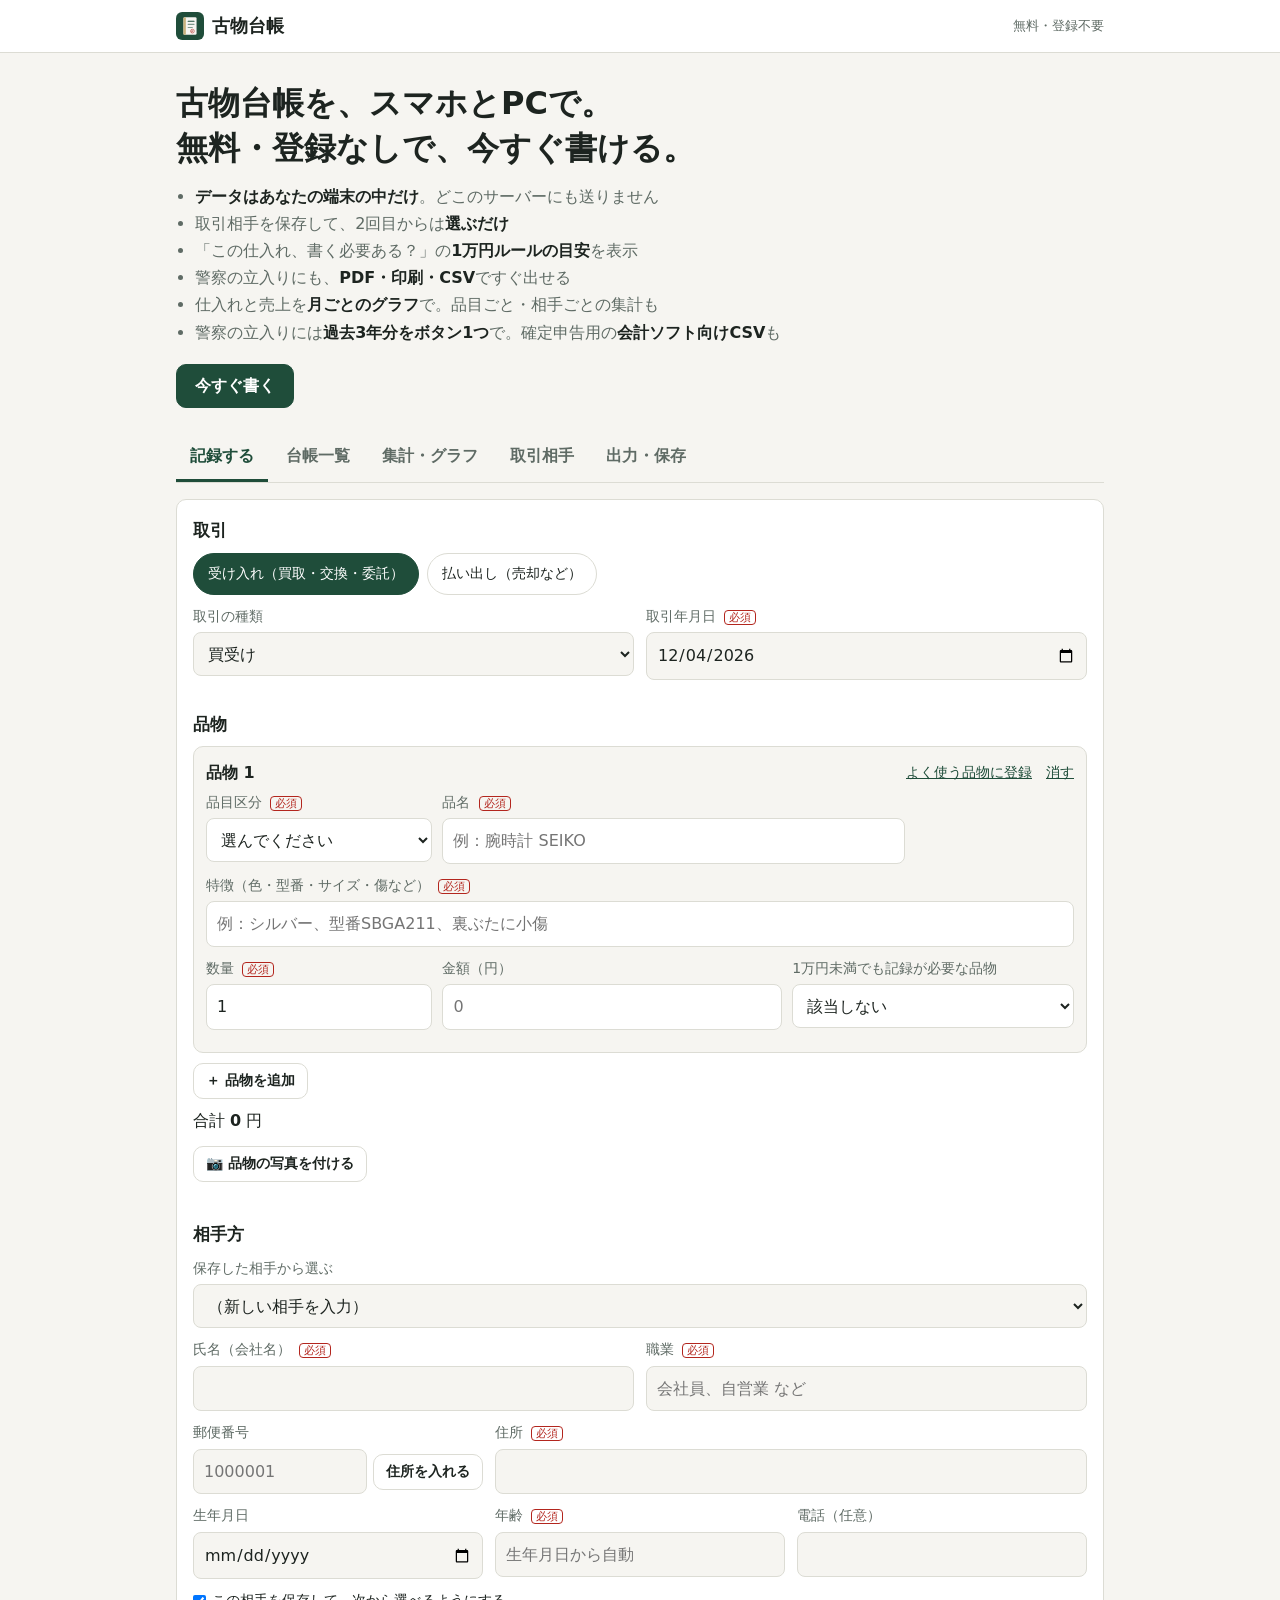
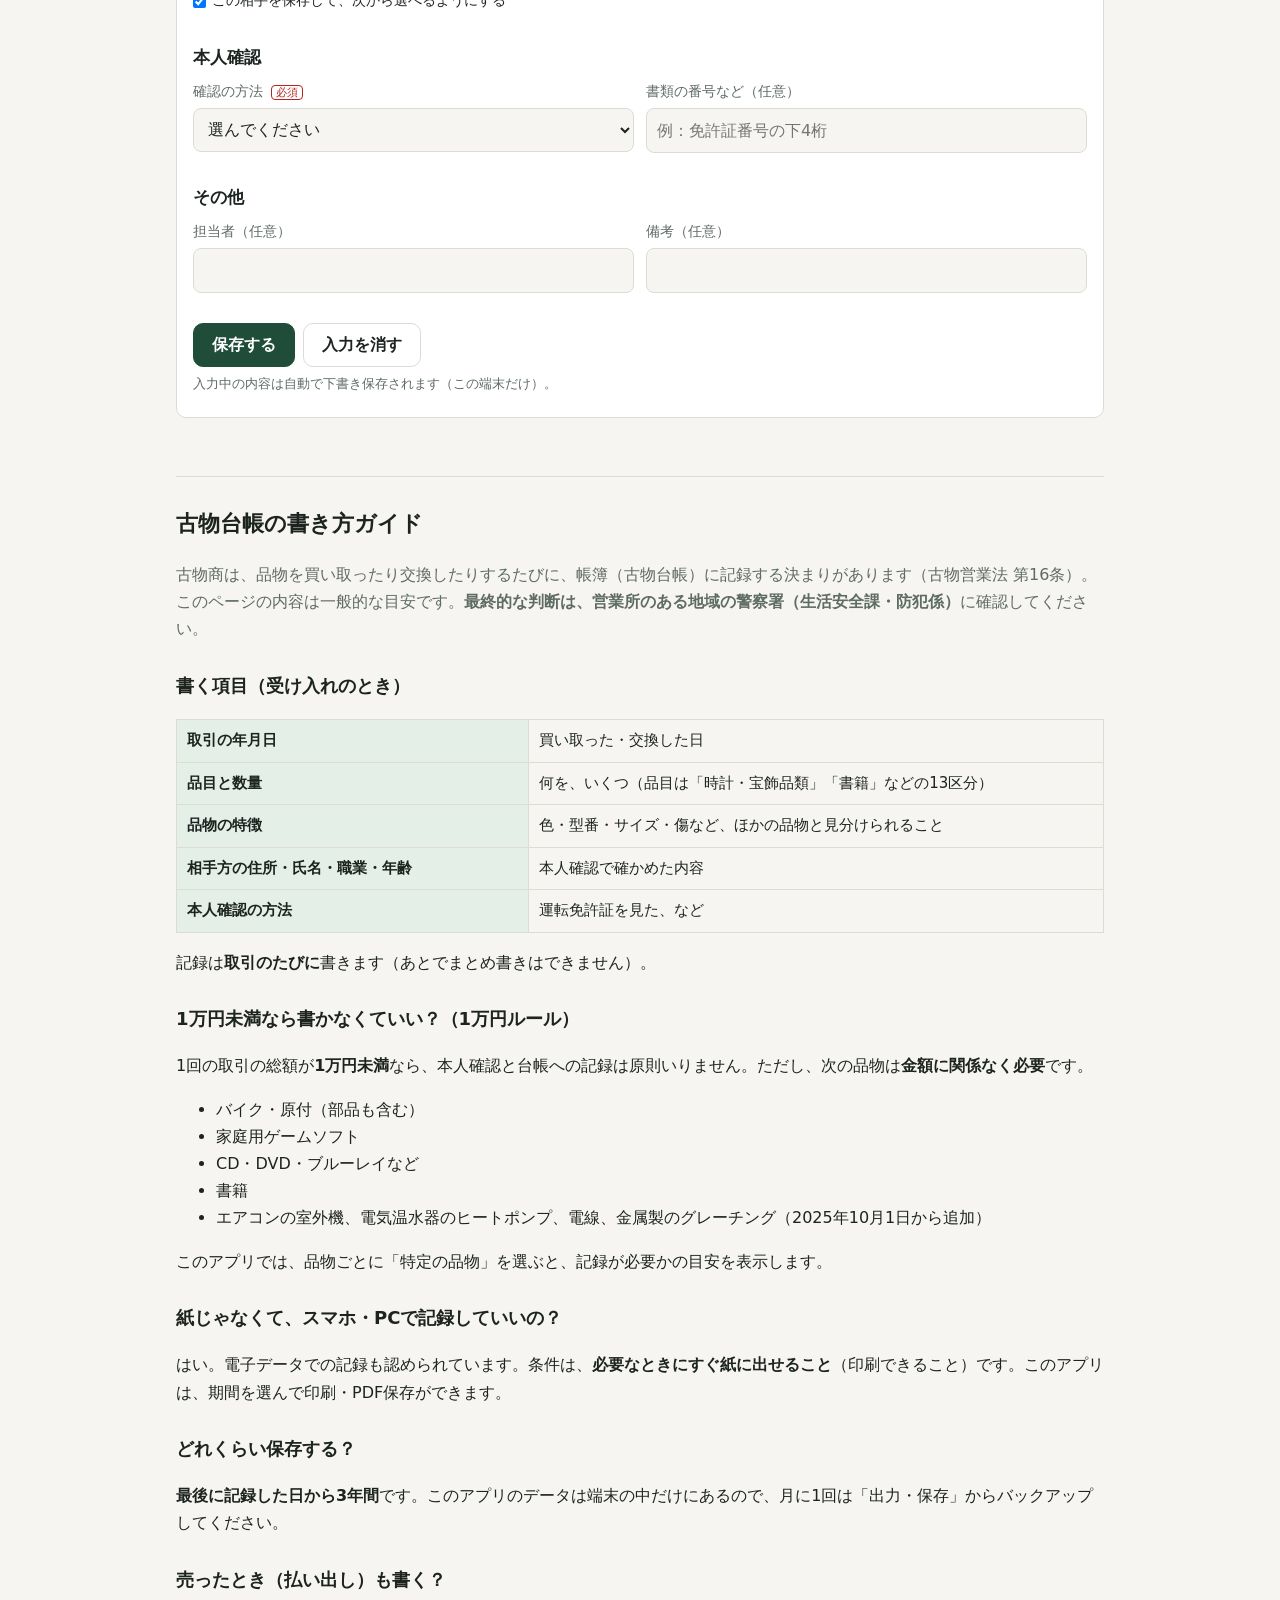
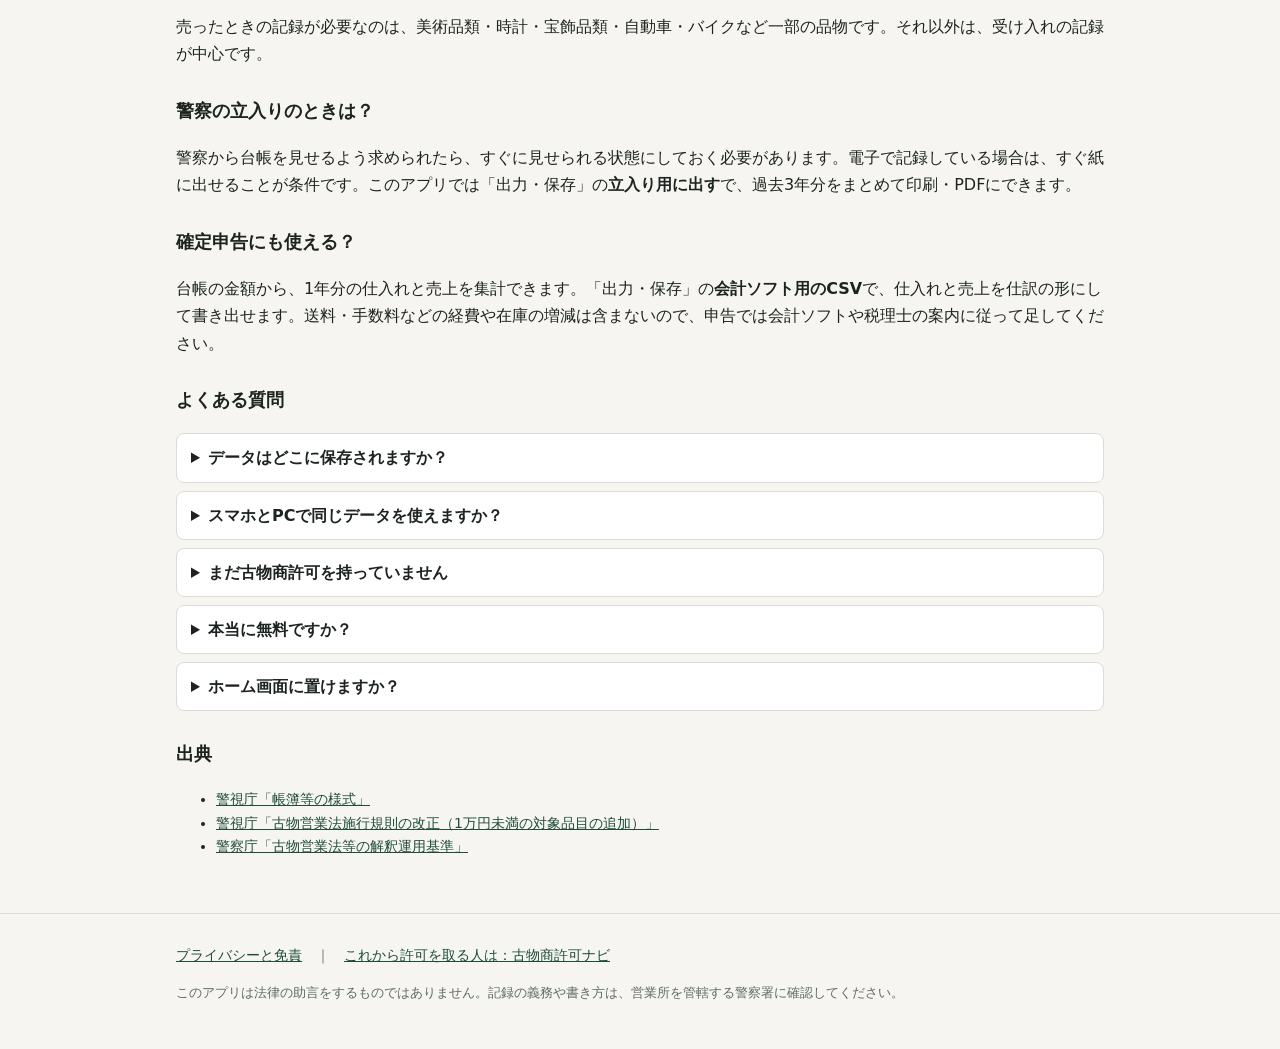
<file: index.html>
<!doctype html>
<html lang="ja">
<head>
<meta charset="utf-8">
<meta name="viewport" content="width=device-width,initial-scale=1,viewport-fit=cover">
<meta http-equiv="Content-Security-Policy" content="default-src 'self'; script-src 'self'; style-src 'self'; img-src 'self' blob: data:; connect-src 'self' https://zipcloud.ibsnet.co.jp; object-src 'none'; base-uri 'self'; form-action 'none'">
<title>古物台帳アプリ（無料・登録不要）｜スマホとPCで書ける電子の古物台帳</title>
<meta name="description" content="古物商の台帳（帳簿）を、スマホ・PCで無料で書けるWebアプリ。登録不要で、データはあなたの端末の中だけに保存。取引相手の呼び出し、1万円ルールの目安、PDF・CSV出力に対応。">
<meta name="theme-color" content="#1f4d3a">
<link rel="canonical" href="https://iku081414-coder.github.io/kobutsu-daicho/">
<meta name="google-site-verification" content="wagcX2W-kKSrQeZxypoL707kyUdr0vEea7gr2Qpj81Q">
<meta property="og:url" content="https://iku081414-coder.github.io/kobutsu-daicho/">
<meta property="og:image" content="https://iku081414-coder.github.io/kobutsu-daicho/icons/icon-512.png">
<meta property="og:type" content="website">
<meta property="og:title" content="古物台帳アプリ（無料・登録不要）">
<meta property="og:description" content="古物商の台帳を、スマホ・PCで無料で。データは端末の中だけ。PDF・CSV出力、1万円ルールの目安つき。">
<meta name="twitter:card" content="summary">
<link rel="manifest" href="manifest.webmanifest">
<link rel="icon" href="icons/icon.svg" type="image/svg+xml">
<link rel="apple-touch-icon" href="icons/icon-180.png">
<link rel="stylesheet" href="style.css">
</head>
<body>
<header class="site-head">
  <div class="wrap head-row">
    <a class="logo" href="./"><img src="icons/icon.svg" alt="" width="28" height="28">古物台帳</a>
    <span class="head-note">無料・登録不要</span>
  </div>
</header>

<main>
<section class="hero">
  <div class="wrap">
    <h1>古物台帳を、スマホとPCで。<br>無料・登録なしで、今すぐ書ける。</h1>
    <ul class="points">
      <li><b>データはあなたの端末の中だけ</b>。どこのサーバーにも送りません</li>
      <li>取引相手を保存して、2回目からは<b>選ぶだけ</b></li>
      <li>「この仕入れ、書く必要ある？」の<b>1万円ルールの目安</b>を表示</li>
      <li>警察の立入りにも、<b>PDF・印刷・CSV</b>ですぐ出せる</li>
      <li>仕入れと売上を<b>月ごとのグラフ</b>で。品目ごと・相手ごとの集計も</li>
      <li>警察の立入りには<b>過去3年分をボタン1つ</b>で。確定申告用の<b>会計ソフト向けCSV</b>も</li>
    </ul>
    <a class="btn primary" href="#app">今すぐ書く</a>
  </div>
</section>

<section id="app" class="wrap app" aria-label="古物台帳">
  <div id="banner" class="banner" hidden></div>

  <nav class="tabs" role="tablist">
    <button role="tab" data-tab="form" aria-selected="true">記録する</button>
    <button role="tab" data-tab="list">台帳一覧</button>
    <button role="tab" data-tab="stats">集計・グラフ</button>
    <button role="tab" data-tab="partners">取引相手</button>
    <button role="tab" data-tab="export">出力・保存</button>
  </nav>

  <!-- 記録する -->
  <div class="panel" data-panel="form">
    <form id="recForm" autocomplete="off" novalidate>
      <div id="editNote" class="edit-note" hidden>編集中の記録です。<button type="button" class="link" id="cancelEdit">新しく書くに戻る</button></div>

      <fieldset>
        <legend>取引</legend>
        <div class="seg" role="radiogroup" aria-label="区分">
          <label><input type="radio" name="kind" value="受入" checked><span>受け入れ（買取・交換・委託）</span></label>
          <label><input type="radio" name="kind" value="払出"><span>払い出し（売却など）</span></label>
        </div>
        <div class="grid2">
          <label>取引の種類
            <select name="txType"></select>
          </label>
          <label>取引年月日 <em class="req">必須</em>
            <input type="date" name="date" required>
          </label>
        </div>
      </fieldset>

      <fieldset>
        <legend>品物</legend>
        <div id="tplRow" class="tpl-row" hidden>
          <select id="tplPick" aria-label="よく使う品物から追加"></select>
          <button type="button" class="link" id="tplManage">登録を消す</button>
        </div>
        <div id="items"></div>
        <button type="button" class="btn ghost small" id="addItem">＋ 品物を追加</button>
        <div class="total-row">
          <span>合計 <b id="totalYen">0</b> 円</span>
          <span id="judge" class="judge" hidden></span>
        </div>
        <p id="judgeNote" class="hint" hidden></p>
        <div class="photos">
          <label class="btn ghost small file-btn">📷 品物の写真を付ける
            <input type="file" id="photoInput" accept="image/*" multiple hidden>
          </label>
          <div id="photoList" class="photo-list"></div>
        </div>
      </fieldset>

      <fieldset>
        <legend>相手方</legend>
        <label>保存した相手から選ぶ
          <select id="partnerPick"><option value="">（新しい相手を入力）</option></select>
        </label>
        <div class="grid2">
          <label>氏名（会社名） <em class="req" data-req>必須</em>
            <input name="pName" autocomplete="off">
          </label>
          <label>職業 <em class="req" data-req>必須</em>
            <input name="pJob" list="jobList" placeholder="会社員、自営業 など">
            <datalist id="jobList"><option>会社員</option><option>自営業</option><option>公務員</option><option>パート・アルバイト</option><option>学生</option><option>主婦・主夫</option><option>無職</option><option>会社役員</option></datalist>
          </label>
        </div>
        <div class="grid3">
          <label>郵便番号
            <span class="inline"><input name="pZip" inputmode="numeric" placeholder="1000001" maxlength="8"><button type="button" class="btn ghost small" id="zipBtn">住所を入れる</button></span>
          </label>
          <label class="span2">住所 <em class="req" data-req>必須</em>
            <input name="pAddress">
          </label>
        </div>
        <div class="grid3">
          <label>生年月日
            <input type="date" name="pBirth">
          </label>
          <label>年齢 <em class="req" data-req>必須</em>
            <input name="pAge" inputmode="numeric" placeholder="生年月日から自動">
          </label>
          <label>電話（任意）
            <input name="pPhone" inputmode="tel">
          </label>
        </div>
        <label class="check"><input type="checkbox" name="savePartner" checked> この相手を保存して、次から選べるようにする</label>
      </fieldset>

      <fieldset>
        <legend>本人確認</legend>
        <div class="grid2">
          <label>確認の方法 <em class="req" data-req>必須</em>
            <select name="idMethod">
              <option value="">選んでください</option>
              <optgroup label="対面">
                <option>運転免許証の提示</option>
                <option>マイナンバーカードの提示（表面）</option>
                <option>健康保険証等の提示</option>
                <option>在留カード・特別永住者証明書の提示</option>
                <option>その他の身分証明書の提示</option>
              </optgroup>
              <optgroup label="非対面">
                <option>本人限定受取郵便等で確認</option>
                <option>電子署名・公的個人認証で確認</option>
                <option>身分証の写し＋転送不要郵便等で確認</option>
              </optgroup>
              <optgroup label="その他">
                <option>その他（備考に記入）</option>
              </optgroup>
            </select>
          </label>
          <label>書類の番号など（任意）
            <input name="idNote" placeholder="例：免許証番号の下4桁">
          </label>
        </div>
      </fieldset>

      <fieldset>
        <legend>その他</legend>
        <div class="grid2">
          <label>担当者（任意）<input name="staff"></label>
          <label>備考（任意）<input name="memo"></label>
        </div>
      </fieldset>

      <div class="actions">
        <button type="submit" class="btn primary" id="saveBtn">保存する</button>
        <button type="button" class="btn ghost" id="clearBtn">入力を消す</button>
        <button type="button" class="btn ghost" id="copyBtn" hidden>コピーして新しく書く</button>
        <button type="button" class="btn danger" id="deleteBtn" hidden>この記録を削除</button>
      </div>
      <p class="hint">入力中の内容は自動で下書き保存されます（この端末だけ）。</p>
    </form>
  </div>

  <!-- 台帳一覧 -->
  <div class="panel" data-panel="list" hidden>
    <div class="filters">
      <label>月 <input type="month" id="fMonth"></label>
      <label class="check"><input type="checkbox" id="fAll"> すべての期間</label>
      <label>区分
        <select id="fKind"><option value="">すべて</option><option>受入</option><option>払出</option></select>
      </label>
      <label class="grow">検索 <input type="search" id="fText" placeholder="品名・相手の名前・特徴"></label>
    </div>
    <p id="listSummary" class="summary"></p>
    <div id="recList" class="rec-list"></div>
  </div>

  <!-- 集計・グラフ -->
  <div class="panel" data-panel="stats" hidden>
    <div class="filters">
      <label>期間
        <select id="sRange">
          <option value="12">過去12か月</option>
          <option value="year">今年</option>
          <option value="6">過去6か月</option>
          <option value="all">すべて</option>
        </select>
      </label>
    </div>
    <div class="cards">
      <div class="card"><span>仕入れ（受け入れ）</span><b id="sIn">0円</b><small id="sInN"></small></div>
      <div class="card"><span>売上（払い出し）</span><b id="sOut">0円</b><small id="sOutN"></small></div>
      <div class="card"><span>差額（売上−仕入れ）</span><b id="sDiff">0円</b><small>目安</small></div>
    </div>
    <h3 class="chart-title">月ごとの仕入れと売上</h3>
    <div class="legend"><span class="key in"></span>仕入れ <span class="key out"></span>売上</div>
    <div id="chartMonthly" class="chart"></div>
    <h3 class="chart-title">品目区分ごとの金額</h3>
    <div id="chartCategory" class="chart"></div>
    <h3 class="chart-title">よく取引する相手（仕入れ）</h3>
    <div id="topPartners"></div>
    <p class="hint">差額は、期間内の売上から仕入れを引いた目安です（在庫の増減は含みません）。払い出しの記録に売った金額を入れると、売上のグラフに出ます。</p>
  </div>

  <!-- 取引相手 -->
  <div class="panel" data-panel="partners" hidden>
    <p class="hint">保存した相手の情報を直すと、<b>次からの記録</b>に使われます（過去の記録は、その時の内容のまま残ります）。</p>
    <div id="partnerList" class="rec-list"></div>
  </div>

  <!-- 出力・保存 -->
  <div class="panel" data-panel="export" hidden>
    <section class="box">
      <h3>台帳を出す（印刷・PDF・CSV）</h3>
      <div class="filters">
        <label>開始日 <input type="date" id="exFrom"></label>
        <label>終了日 <input type="date" id="exTo"></label>
        <label>区分
          <select id="exKind"><option value="">すべて</option><option>受入</option><option>払出</option></select>
        </label>
      </div>
      <div class="actions">
        <button class="btn primary" id="printBtn">印刷・PDFで保存</button>
        <button class="btn ghost" id="csvBtn">CSV（Excel用）で保存</button>
      </div>
      <p class="hint">PDFにするには、印刷の画面で「PDFとして保存」を選びます（スマホは共有→プリント→拡大して共有 でも保存できます）。</p>
    </section>

    <section class="box">
      <h3>警察の立入りがあったら</h3>
      <p>保存が必要な<b>過去3年分</b>の台帳を、ボタン1つで印刷・PDFにできます。法律で決められた項目（年月日・品目・数量・特徴・相手方の住所氏名職業年齢・確認の方法）がすべて入ります。</p>
      <button class="btn primary" id="inspectBtn">立入り用に出す（過去3年分）</button>
    </section>

    <section class="box">
      <h3>確定申告用</h3>
      <div class="filters">
        <label>年 <select id="taxYear"></select></label>
        <label>お金の出入りの科目
          <select id="taxAccount"><option>現金</option><option>普通預金</option></select>
        </label>
      </div>
      <div class="actions">
        <button class="btn primary" id="journalBtn">会計ソフト用のCSV（仕訳）</button>
        <button class="btn ghost" id="yearSumBtn">1年の集計表（印刷・PDF）</button>
      </div>
      <p class="hint">仕入れは「仕入高／現金」、売上は「現金／売上高」の形で1件1行にします。多くの会計ソフトの「仕訳のインポート」で、列を合わせて取り込めます。送料や手数料などの経費は含みません。</p>
      <p class="hint">会計ソフトの例：<a href="https://www.freee.co.jp/kojin/" rel="noopener" target="_blank">freee会計</a>／<a href="https://biz.moneyforward.com/tax_return/" rel="noopener" target="_blank">マネーフォワード クラウド確定申告</a></p>
    </section>

    <section class="box">
      <h3>バックアップ（必ずときどき）</h3>
      <p>データはこの端末のブラウザの中だけにあります。<b>端末の故障・機種変更・ブラウザのデータ削除で消えます</b>。古物台帳は3年の保存が必要なので、月に1回はバックアップを保存してください。</p>
      <p id="backupInfo" class="summary"></p>
      <div class="actions">
        <button class="btn primary" id="backupBtn">バックアップを保存（写真込み）</button>
        <label class="btn ghost file-btn">バックアップから戻す
          <input type="file" id="restoreInput" accept="application/json,.json" hidden>
        </label>
      </div>
      <p id="persistInfo" class="hint"></p>
    </section>

    <section class="box want">
      <h3>こんな機能があったら、お金を払っても使いたい？</h3>
      <p class="hint">押してもらえると、作る順番の参考になります（押したことだけが記録され、台帳の中身は送られません）。</p>
      <div class="want-btns">
        <button class="btn ghost small" data-want="sync">スマホとPCで同じ台帳を使う</button>
        <button class="btn ghost small" data-want="stock">在庫・売上・利益の管理</button>
        <button class="btn ghost small" data-want="ocr">身分証の読み取りで自動入力</button>
        <button class="btn ghost small" data-want="multi">複数の店舗・担当者</button>
      </div>
      <p id="wantThanks" class="hint" hidden>ありがとうございます！</p>
    </section>

    <section class="box danger-zone">
      <h3>この端末のデータをすべて消す</h3>
      <button class="btn danger small" id="wipeBtn">すべて消す</button>
    </section>
  </div>
</section>

<article class="wrap guide" id="guide">
  <h2>古物台帳の書き方ガイド</h2>
  <p class="lead">古物商は、品物を買い取ったり交換したりするたびに、帳簿（古物台帳）に記録する決まりがあります（古物営業法 第16条）。このページの内容は一般的な目安です。<b>最終的な判断は、営業所のある地域の警察署（生活安全課・防犯係）</b>に確認してください。</p>

  <h3>書く項目（受け入れのとき）</h3>
  <table class="facts">
    <tr><th>取引の年月日</th><td>買い取った・交換した日</td></tr>
    <tr><th>品目と数量</th><td>何を、いくつ（品目は「時計・宝飾品類」「書籍」などの13区分）</td></tr>
    <tr><th>品物の特徴</th><td>色・型番・サイズ・傷など、ほかの品物と見分けられること</td></tr>
    <tr><th>相手方の住所・氏名・職業・年齢</th><td>本人確認で確かめた内容</td></tr>
    <tr><th>本人確認の方法</th><td>運転免許証を見た、など</td></tr>
  </table>
  <p>記録は<b>取引のたびに</b>書きます（あとでまとめ書きはできません）。</p>

  <h3>1万円未満なら書かなくていい？（1万円ルール）</h3>
  <p>1回の取引の総額が<b>1万円未満</b>なら、本人確認と台帳への記録は原則いりません。ただし、次の品物は<b>金額に関係なく必要</b>です。</p>
  <ul>
    <li>バイク・原付（部品も含む）</li>
    <li>家庭用ゲームソフト</li>
    <li>CD・DVD・ブルーレイなど</li>
    <li>書籍</li>
    <li>エアコンの室外機、電気温水器のヒートポンプ、電線、金属製のグレーチング（2025年10月1日から追加）</li>
  </ul>
  <p>このアプリでは、品物ごとに「特定の品物」を選ぶと、記録が必要かの目安を表示します。</p>

  <h3>紙じゃなくて、スマホ・PCで記録していいの？</h3>
  <p>はい。電子データでの記録も認められています。条件は、<b>必要なときにすぐ紙に出せること</b>（印刷できること）です。このアプリは、期間を選んで印刷・PDF保存ができます。</p>

  <h3>どれくらい保存する？</h3>
  <p><b>最後に記録した日から3年間</b>です。このアプリのデータは端末の中だけにあるので、月に1回は「出力・保存」からバックアップしてください。</p>

  <h3>売ったとき（払い出し）も書く？</h3>
  <p>売ったときの記録が必要なのは、美術品類・時計・宝飾品類・自動車・バイクなど一部の品物です。それ以外は、受け入れの記録が中心です。</p>

  <h3>警察の立入りのときは？</h3>
  <p>警察から台帳を見せるよう求められたら、すぐに見せられる状態にしておく必要があります。電子で記録している場合は、すぐ紙に出せることが条件です。このアプリでは「出力・保存」の<b>立入り用に出す</b>で、過去3年分をまとめて印刷・PDFにできます。</p>

  <h3>確定申告にも使える？</h3>
  <p>台帳の金額から、1年分の仕入れと売上を集計できます。「出力・保存」の<b>会計ソフト用のCSV</b>で、仕入れと売上を仕訳の形にして書き出せます。送料・手数料などの経費や在庫の増減は含まないので、申告では会計ソフトや税理士の案内に従って足してください。</p>

  <h3>よくある質問</h3>
  <details><summary>データはどこに保存されますか？</summary><p>あなたが使っている端末のブラウザの中だけです。作者のサーバーにも、ほかの会社のサーバーにも送りません。例外として「住所を入れる」ボタンを押したときだけ、<b>郵便番号だけ</b>を住所検索サービス（zipcloud）に送ります。</p></details>
  <details><summary>スマホとPCで同じデータを使えますか？</summary><p>今はできません。バックアップを保存して、もう一方の端末で「バックアップから戻す」を使うと移せます。</p></details>
  <details><summary>まだ古物商許可を持っていません</summary><p>許可を取る前に古物の売買を仕事にすることはできません。必要な書類は、姉妹ツールの<a href="https://iku081414-coder.github.io/kobutsu-kyoka/">古物商許可ナビ</a>（無料・登録不要）で、質問に答えるだけでチェックリストにできます。</p></details>
  <details><summary>本当に無料ですか？</summary><p>はい。登録もいりません。将来、有料の追加機能を作るかもしれませんが、今ある機能は無料のまま使えます。</p></details>
  <details><summary>ホーム画面に置けますか？</summary><p>はい。スマホのブラウザのメニューから「ホーム画面に追加」を選ぶと、アプリのように開けます。</p></details>

  <h3>出典</h3>
  <ul class="src">
    <li><a href="https://www.keishicho.metro.tokyo.lg.jp/tetsuzuki/kobutsu/youshiki/chobo_yoshiki.html" rel="noopener" target="_blank">警視庁「帳簿等の様式」</a></li>
    <li><a href="https://www.keishicho.metro.tokyo.lg.jp/tetsuzuki/kobutsu/kaisetsu/kobutsu_sekoukisoku.html" rel="noopener" target="_blank">警視庁「古物営業法施行規則の改正（1万円未満の対象品目の追加）」</a></li>
    <li><a href="https://www.npa.go.jp/laws/notification/seian/seiki/20260514kobutsukaishaku.pdf" rel="noopener" target="_blank">警察庁「古物営業法等の解釈運用基準」</a></li>
  </ul>
</article>
</main>

<footer class="site-foot">
  <div class="wrap">
    <p><a href="privacy.html">プライバシーと免責</a>　｜　<a href="https://iku081414-coder.github.io/kobutsu-kyoka/">これから許可を取る人は：古物商許可ナビ</a></p>
    <p class="small">このアプリは法律の助言をするものではありません。記録の義務や書き方は、営業所を管轄する警察署に確認してください。</p>
  </div>
</footer>

<div id="print" aria-hidden="true"></div>
<div id="toast" class="toast" role="status" hidden></div>

<script src="app.js" type="module"></script>
</body>
</html>
</file>
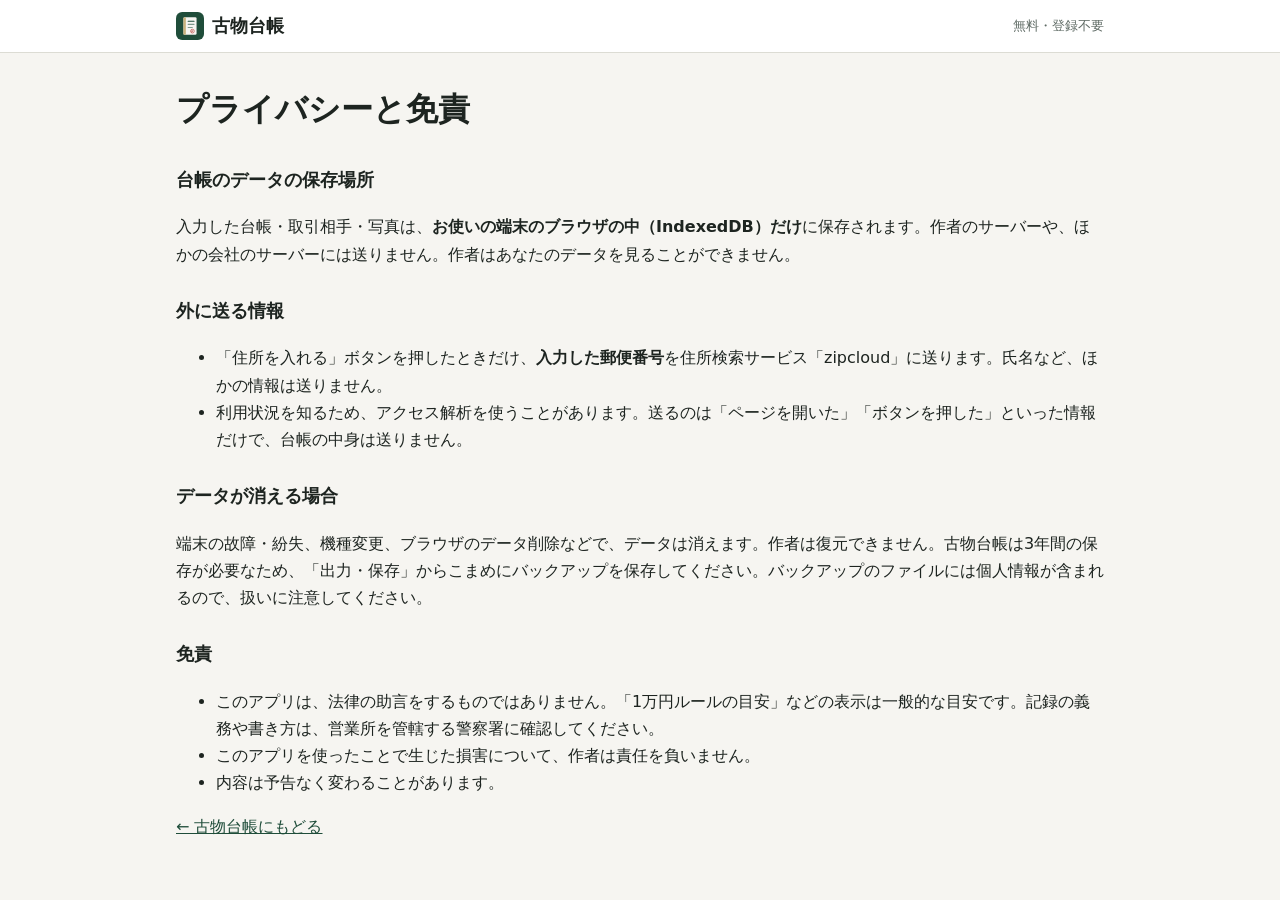
<file: privacy.html>
<!doctype html>
<html lang="ja">
<head>
<meta charset="utf-8">
<meta name="viewport" content="width=device-width,initial-scale=1">
<meta http-equiv="Content-Security-Policy" content="default-src 'self'; style-src 'self'; img-src 'self'; object-src 'none'; base-uri 'self'">
<title>プライバシーと免責｜古物台帳アプリ</title>
<meta name="description" content="古物台帳アプリ（無料・登録不要）のプライバシーと免責について。データは端末の中だけに保存されます。">
<link rel="icon" href="icons/icon.svg" type="image/svg+xml">
<link rel="stylesheet" href="style.css">
</head>
<body>
<header class="site-head">
  <div class="wrap head-row">
    <a class="logo" href="./"><img src="icons/icon.svg" alt="" width="28" height="28">古物台帳</a>
    <span class="head-note">無料・登録不要</span>
  </div>
</header>
<main class="wrap guide">
  <h1>プライバシーと免責</h1>

  <h3>台帳のデータの保存場所</h3>
  <p>入力した台帳・取引相手・写真は、<b>お使いの端末のブラウザの中（IndexedDB）だけ</b>に保存されます。作者のサーバーや、ほかの会社のサーバーには送りません。作者はあなたのデータを見ることができません。</p>

  <h3>外に送る情報</h3>
  <ul>
    <li>「住所を入れる」ボタンを押したときだけ、<b>入力した郵便番号</b>を住所検索サービス「zipcloud」に送ります。氏名など、ほかの情報は送りません。</li>
    <li>利用状況を知るため、アクセス解析を使うことがあります。送るのは「ページを開いた」「ボタンを押した」といった情報だけで、台帳の中身は送りません。</li>
  </ul>

  <h3>データが消える場合</h3>
  <p>端末の故障・紛失、機種変更、ブラウザのデータ削除などで、データは消えます。作者は復元できません。古物台帳は3年間の保存が必要なため、「出力・保存」からこまめにバックアップを保存してください。バックアップのファイルには個人情報が含まれるので、扱いに注意してください。</p>

  <h3>免責</h3>
  <ul>
    <li>このアプリは、法律の助言をするものではありません。「1万円ルールの目安」などの表示は一般的な目安です。記録の義務や書き方は、営業所を管轄する警察署に確認してください。</li>
    <li>このアプリを使ったことで生じた損害について、作者は責任を負いません。</li>
    <li>内容は予告なく変わることがあります。</li>
  </ul>

  <p><a href="./">← 古物台帳にもどる</a></p>
</main>
</body>
</html>
</file>
<file: style.css>
:root {
  --bg: #f6f5f1;
  --card: #ffffff;
  --text: #1d2420;
  --muted: #5f6b65;
  --line: #dcdcd4;
  --accent: #1f4d3a;
  --accent-ink: #ffffff;
  --accent-soft: #e4efe8;
  --warn: #9a5b00;
  --warn-soft: #fff3dc;
  --ok: #1f6b3d;
  --ok-soft: #e2f4e8;
  --danger: #b3261e;
  --radius: 10px;
  color-scheme: light;
}
@media (prefers-color-scheme: dark) {
  :root {
    --bg: #141816;
    --card: #1d2320;
    --text: #e6ebe8;
    --muted: #9aa7a0;
    --line: #34403a;
    --accent: #6fbf95;
    --accent-ink: #0d1a13;
    --accent-soft: #23362b;
    --warn: #f0b860;
    --warn-soft: #3a2f1a;
    --ok: #7fd6a2;
    --ok-soft: #1f3a2a;
    --danger: #ff8a80;
    color-scheme: dark;
  }
}

* { box-sizing: border-box; }
[hidden] { display: none !important; }
html { -webkit-text-size-adjust: 100%; scroll-behavior: smooth; }
body {
  margin: 0;
  background: var(--bg);
  color: var(--text);
  font-family: system-ui, -apple-system, "Hiragino Sans", "Hiragino Kaku Gothic ProN", "Noto Sans JP", "Yu Gothic UI", Meiryo, sans-serif;
  font-size: 16px;
  line-height: 1.7;
}
a { color: var(--accent); }
.wrap { max-width: 960px; margin: 0 auto; padding: 0 16px; }
.small { font-size: 13px; }

.site-head { background: var(--card); border-bottom: 1px solid var(--line); }
.head-row { display: flex; align-items: center; justify-content: space-between; height: 52px; }
.logo { display: flex; gap: 8px; align-items: center; font-weight: 700; color: var(--text); text-decoration: none; font-size: 18px; }
.head-note { font-size: 13px; color: var(--muted); }

.hero { padding: 28px 0 8px; }
.hero h1 { font-size: clamp(22px, 4.6vw, 32px); line-height: 1.4; margin: 0 0 12px; }
.points { margin: 0 0 18px; padding-left: 1.2em; color: var(--muted); }
.points b { color: var(--text); }

.btn {
  display: inline-flex; align-items: center; justify-content: center; gap: 6px;
  min-height: 44px; padding: 0 18px; border-radius: var(--radius);
  border: 1px solid var(--line); background: var(--card); color: var(--text);
  font: inherit; font-weight: 600; cursor: pointer; text-decoration: none;
}
.btn.primary { background: var(--accent); border-color: var(--accent); color: var(--accent-ink); }
.btn.ghost { background: transparent; }
.btn.danger { border-color: var(--danger); color: var(--danger); background: transparent; }
.btn.small { min-height: 36px; padding: 0 12px; font-size: 14px; }
.btn:focus-visible, input:focus-visible, select:focus-visible, button:focus-visible { outline: 3px solid var(--accent); outline-offset: 2px; }
.link { background: none; border: 0; color: var(--accent); text-decoration: underline; font: inherit; cursor: pointer; padding: 0; }

.app { padding-top: 16px; padding-bottom: 32px; scroll-margin-top: 8px; }
.banner { background: var(--warn-soft); color: var(--warn); border-radius: var(--radius); padding: 10px 14px; margin-bottom: 12px; font-size: 14px; }
.tabs { display: flex; gap: 4px; overflow-x: auto; border-bottom: 1px solid var(--line); margin-bottom: 16px; }
.tabs button {
  flex: 0 0 auto; background: none; border: 0; border-bottom: 3px solid transparent;
  padding: 10px 14px; font: inherit; font-weight: 600; color: var(--muted); cursor: pointer;
}
.tabs button[aria-selected="true"] { color: var(--accent); border-bottom-color: var(--accent); }

.panel { background: var(--card); border: 1px solid var(--line); border-radius: var(--radius); padding: 16px; }
fieldset { border: 0; padding: 0; margin: 0 0 20px; min-width: 0; }
legend { font-weight: 700; font-size: 17px; margin-bottom: 8px; padding: 0; }
label { display: block; font-size: 14px; color: var(--muted); margin-bottom: 10px; }
input, select {
  display: block; width: 100%; margin-top: 4px; min-height: 44px; padding: 8px 10px;
  border: 1px solid var(--line); border-radius: 8px; background: var(--bg); color: var(--text);
  font: inherit; font-size: 16px;
}
input[type="checkbox"], input[type="radio"] { display: inline; width: auto; min-height: 0; margin: 0 6px 0 0; }
.check { display: flex; align-items: center; color: var(--text); }
.req { font-style: normal; font-size: 11px; color: var(--danger); border: 1px solid currentColor; border-radius: 4px; padding: 0 4px; margin-left: 4px; }
.req.off { display: none; }
.grid2, .grid3 { display: grid; gap: 0 12px; grid-template-columns: 1fr; }
@media (min-width: 640px) {
  .grid2 { grid-template-columns: 1fr 1fr; }
  .grid3 { grid-template-columns: 1fr 1fr 1fr; }
  .span2 { grid-column: span 2; }
}
.inline { display: flex; gap: 6px; align-items: center; }
.inline input { flex: 1; }
.inline .btn { margin-top: 4px; white-space: nowrap; }

.seg { display: flex; flex-wrap: wrap; gap: 8px; margin-bottom: 10px; }
.seg label { margin: 0; }
.seg input { position: absolute; opacity: 0; }
.seg span { display: inline-block; padding: 8px 14px; border: 1px solid var(--line); border-radius: 999px; color: var(--text); cursor: pointer; font-size: 14px; }
.seg input:checked + span { background: var(--accent); border-color: var(--accent); color: var(--accent-ink); }
.seg input:focus-visible + span { outline: 3px solid var(--accent); outline-offset: 2px; }

.item { border: 1px solid var(--line); border-radius: var(--radius); padding: 12px; margin-bottom: 10px; background: var(--bg); }
.item input, .item select { background: var(--card); }
.item-head { display: flex; justify-content: space-between; align-items: center; font-weight: 700; margin-bottom: 4px; }
.item-links { display: flex; gap: 14px; font-weight: 400; font-size: 14px; }
.tpl-row { display: flex; gap: 12px; align-items: center; margin-bottom: 10px; }
.tpl-row select { margin-top: 0; flex: 1; }
.tpl-row .link { font-size: 13px; white-space: nowrap; }
.item-grid { display: grid; gap: 0 10px; grid-template-columns: 1fr 1fr; }
/* スマホ：数量と金額だけ横並び、ほかは1列 */
.item-grid > label { grid-column: 1 / -1; }
.item-grid > .half { grid-column: auto; }
@media (min-width: 640px) {
  .item-grid { grid-template-columns: 2fr 3fr 1fr 1.4fr; }
  .item-grid > label { grid-column: auto; }
  .item-grid > .wide { grid-column: span 2; }
  .item-grid > .full { grid-column: 1 / -1; }
}

.total-row { display: flex; flex-wrap: wrap; gap: 8px 16px; align-items: center; margin-top: 8px; font-size: 16px; }
.judge { font-size: 14px; font-weight: 700; padding: 4px 10px; border-radius: 999px; }
.judge.need { background: var(--warn-soft); color: var(--warn); }
.judge.free { background: var(--ok-soft); color: var(--ok); }
.hint { font-size: 13px; color: var(--muted); margin: 6px 0; }

.photos { margin-top: 12px; }
.photo-list { display: flex; flex-wrap: wrap; gap: 8px; margin-top: 8px; }
.photo-list figure { margin: 0; position: relative; }
.photo-list img { width: 84px; height: 84px; object-fit: cover; border-radius: 8px; border: 1px solid var(--line); display: block; }
.photo-list button { position: absolute; top: -6px; right: -6px; width: 26px; height: 26px; border-radius: 50%; border: 0; background: var(--danger); color: #fff; cursor: pointer; font-size: 14px; line-height: 1; }

.actions { display: flex; flex-wrap: wrap; gap: 8px; margin-top: 8px; }
.edit-note { background: var(--accent-soft); border-radius: 8px; padding: 8px 12px; margin-bottom: 12px; font-size: 14px; }

.filters { display: flex; flex-wrap: wrap; gap: 0 12px; align-items: flex-end; }
.filters label { flex: 0 1 180px; }
.filters .grow { flex: 1 1 220px; }
.filters .check { flex: 0 0 auto; margin-bottom: 20px; }
.summary { font-size: 14px; color: var(--muted); }

.rec-list { display: grid; gap: 8px; }
.rec {
  display: grid; grid-template-columns: auto 1fr auto; gap: 4px 12px; align-items: center;
  text-align: left; width: 100%; padding: 12px; border: 1px solid var(--line); border-radius: var(--radius);
  background: var(--bg); color: var(--text); font: inherit; cursor: pointer;
}
.rec:hover { border-color: var(--accent); }
.rec .d { font-size: 13px; color: var(--muted); white-space: nowrap; }
.rec .t { font-weight: 600; overflow: hidden; text-overflow: ellipsis; white-space: nowrap; }
.rec .s { grid-column: 2 / 4; font-size: 13px; color: var(--muted); overflow: hidden; text-overflow: ellipsis; white-space: nowrap; }
.rec .y { font-weight: 700; white-space: nowrap; }
.tag { font-size: 11px; padding: 1px 6px; border-radius: 4px; background: var(--accent-soft); color: var(--accent); margin-right: 6px; }
.tag.out { background: var(--warn-soft); color: var(--warn); }
.empty { text-align: center; color: var(--muted); padding: 24px 0; }

.cards { display: grid; gap: 8px; grid-template-columns: repeat(auto-fit, minmax(150px, 1fr)); margin: 4px 0 12px; }
.card { border: 1px solid var(--line); border-radius: var(--radius); padding: 8px 12px; background: var(--bg); display: grid; line-height: 1.5; }
.card span { font-size: 12px; color: var(--muted); }
.card b { font-size: 19px; }
.card small { font-size: 12px; color: var(--muted); }
.chart-title { font-size: 15px; margin: 18px 0 4px; }
.chart svg { width: 100%; height: auto; display: block; }
.chart .grid-line { stroke: var(--line); stroke-width: 1; }
.chart .axis { fill: var(--muted); font-size: 11px; }
.chart .label { fill: var(--text); font-size: 13px; }
.bar-in { fill: var(--accent); }
.bar-out { fill: #d08a1e; }
.legend { font-size: 13px; color: var(--muted); display: flex; align-items: center; gap: 6px; }
.key { display: inline-block; width: 12px; height: 12px; border-radius: 3px; margin-left: 8px; }
.key.in { background: var(--accent); }
.key.out { background: #d08a1e; }
.top-list { margin: 0; padding-left: 1.4em; }
.top-list li { padding: 4px 0; border-bottom: 1px solid var(--line); }
.top-list li span:last-child { float: right; color: var(--muted); font-size: 14px; }

.box { border: 1px solid var(--line); border-radius: var(--radius); padding: 14px; margin-bottom: 14px; }
.box h3 { margin: 0 0 8px; font-size: 16px; }
.want-btns { display: flex; flex-wrap: wrap; gap: 8px; }
.want-btns .on { background: var(--accent-soft); border-color: var(--accent); }
.danger-zone { border-color: var(--danger); }

.guide { padding-top: 8px; padding-bottom: 40px; }
.guide h2 { font-size: 22px; border-top: 1px solid var(--line); padding-top: 28px; }
.guide h3 { font-size: 18px; margin-top: 28px; }
.lead { color: var(--muted); }
.facts { border-collapse: collapse; width: 100%; font-size: 15px; }
.facts th, .facts td { border: 1px solid var(--line); padding: 8px 10px; text-align: left; vertical-align: top; }
.facts th { background: var(--accent-soft); width: 38%; }
details { border: 1px solid var(--line); border-radius: 8px; padding: 10px 14px; margin-bottom: 8px; background: var(--card); }
summary { cursor: pointer; font-weight: 600; }
.src { font-size: 14px; }

.site-foot { border-top: 1px solid var(--line); padding: 16px 0 32px; color: var(--muted); font-size: 14px; }

.toast {
  position: fixed; left: 50%; bottom: 24px; transform: translateX(-50%);
  background: var(--text); color: var(--bg); padding: 10px 18px; border-radius: 999px;
  font-size: 14px; box-shadow: 0 6px 20px rgba(0,0,0,.2); z-index: 10; max-width: calc(100% - 32px);
}

/* 印刷：台帳の表だけ出す */
#print { display: none; }
@media print {
  @page { size: A4 landscape; margin: 10mm; }
  body { background: #fff; color: #000; font-size: 9pt; line-height: 1.4; }
  body > *:not(#print) { display: none !important; }
  #print { display: block; }
  #print h1 { font-size: 13pt; margin: 0 0 4px; }
  #print .meta { font-size: 8pt; margin-bottom: 6px; }
  #print table { border-collapse: collapse; width: 100%; }
  #print th, #print td { border: 0.5pt solid #000; padding: 2pt 3pt; vertical-align: top; text-align: left; }
  #print th { background: #eee; -webkit-print-color-adjust: exact; print-color-adjust: exact; }
  #print tr { page-break-inside: avoid; }
  #print .num { text-align: right; white-space: nowrap; }
}
</file>
